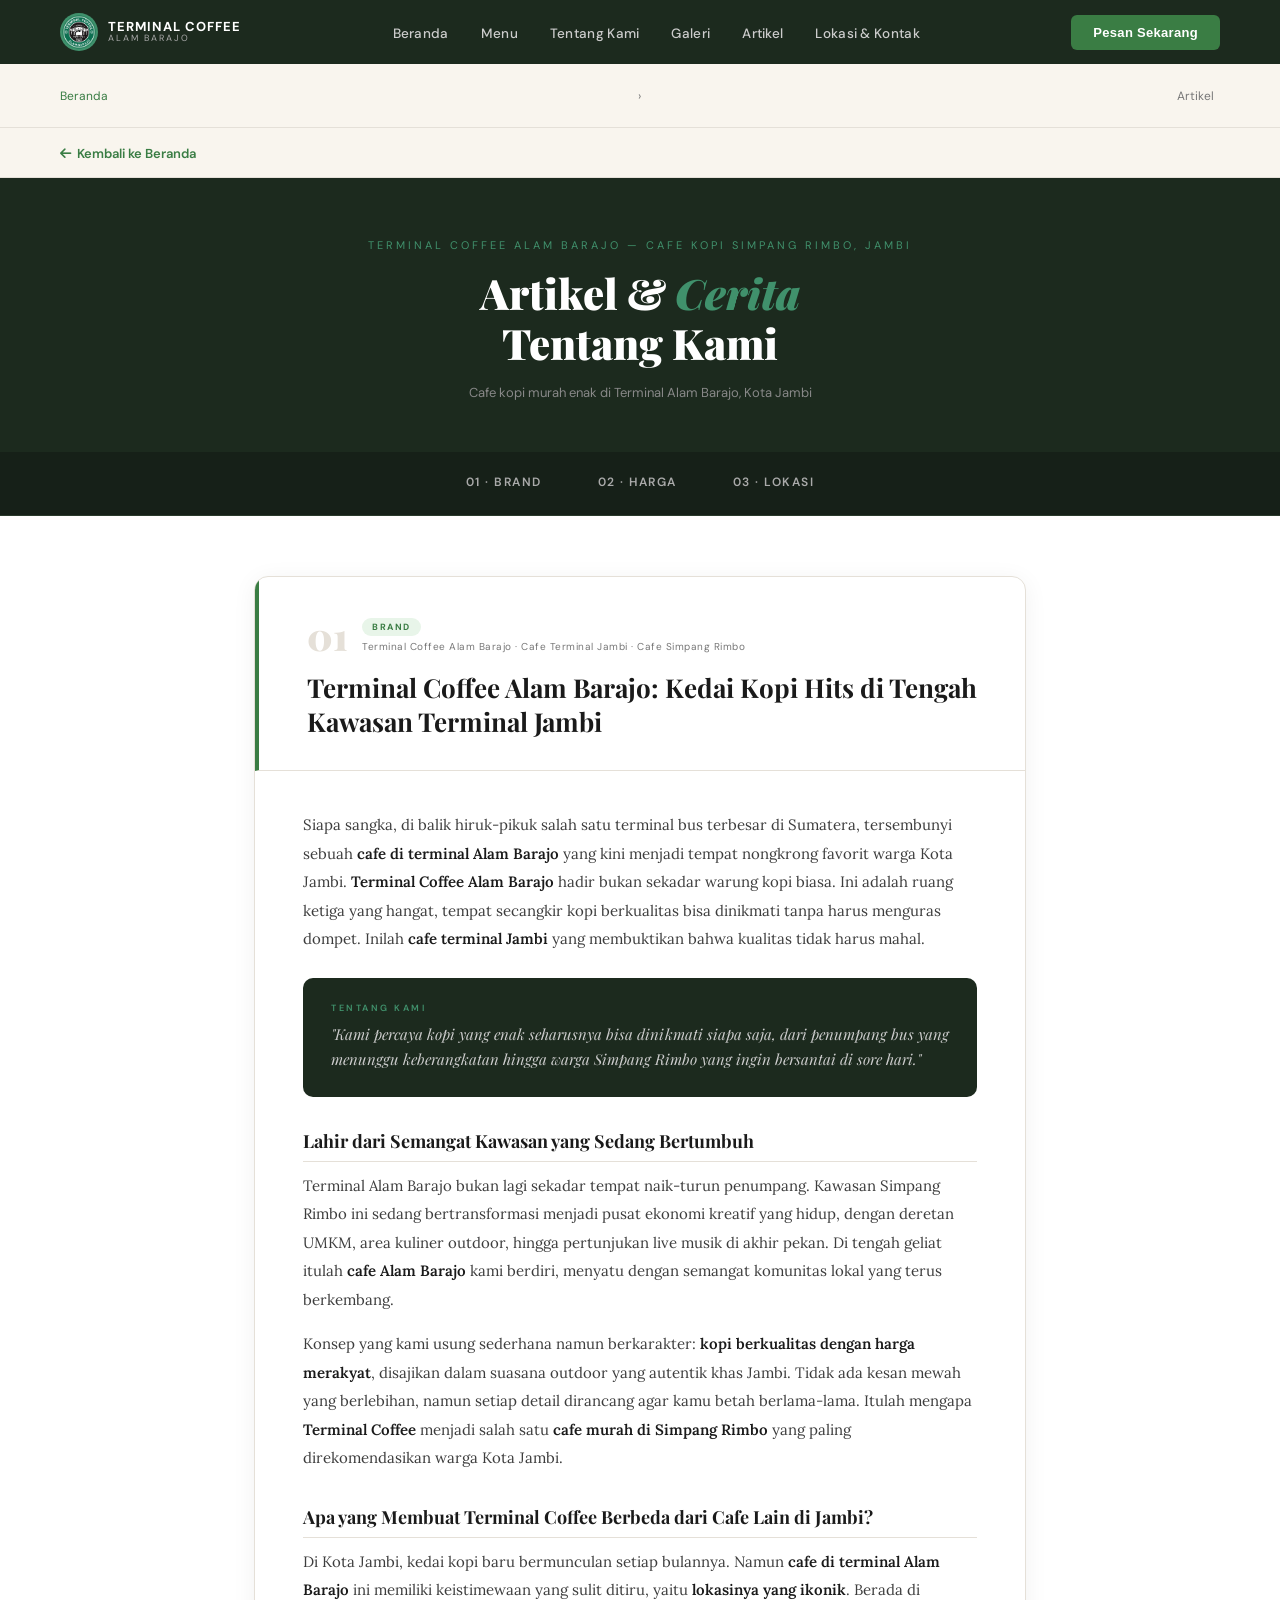
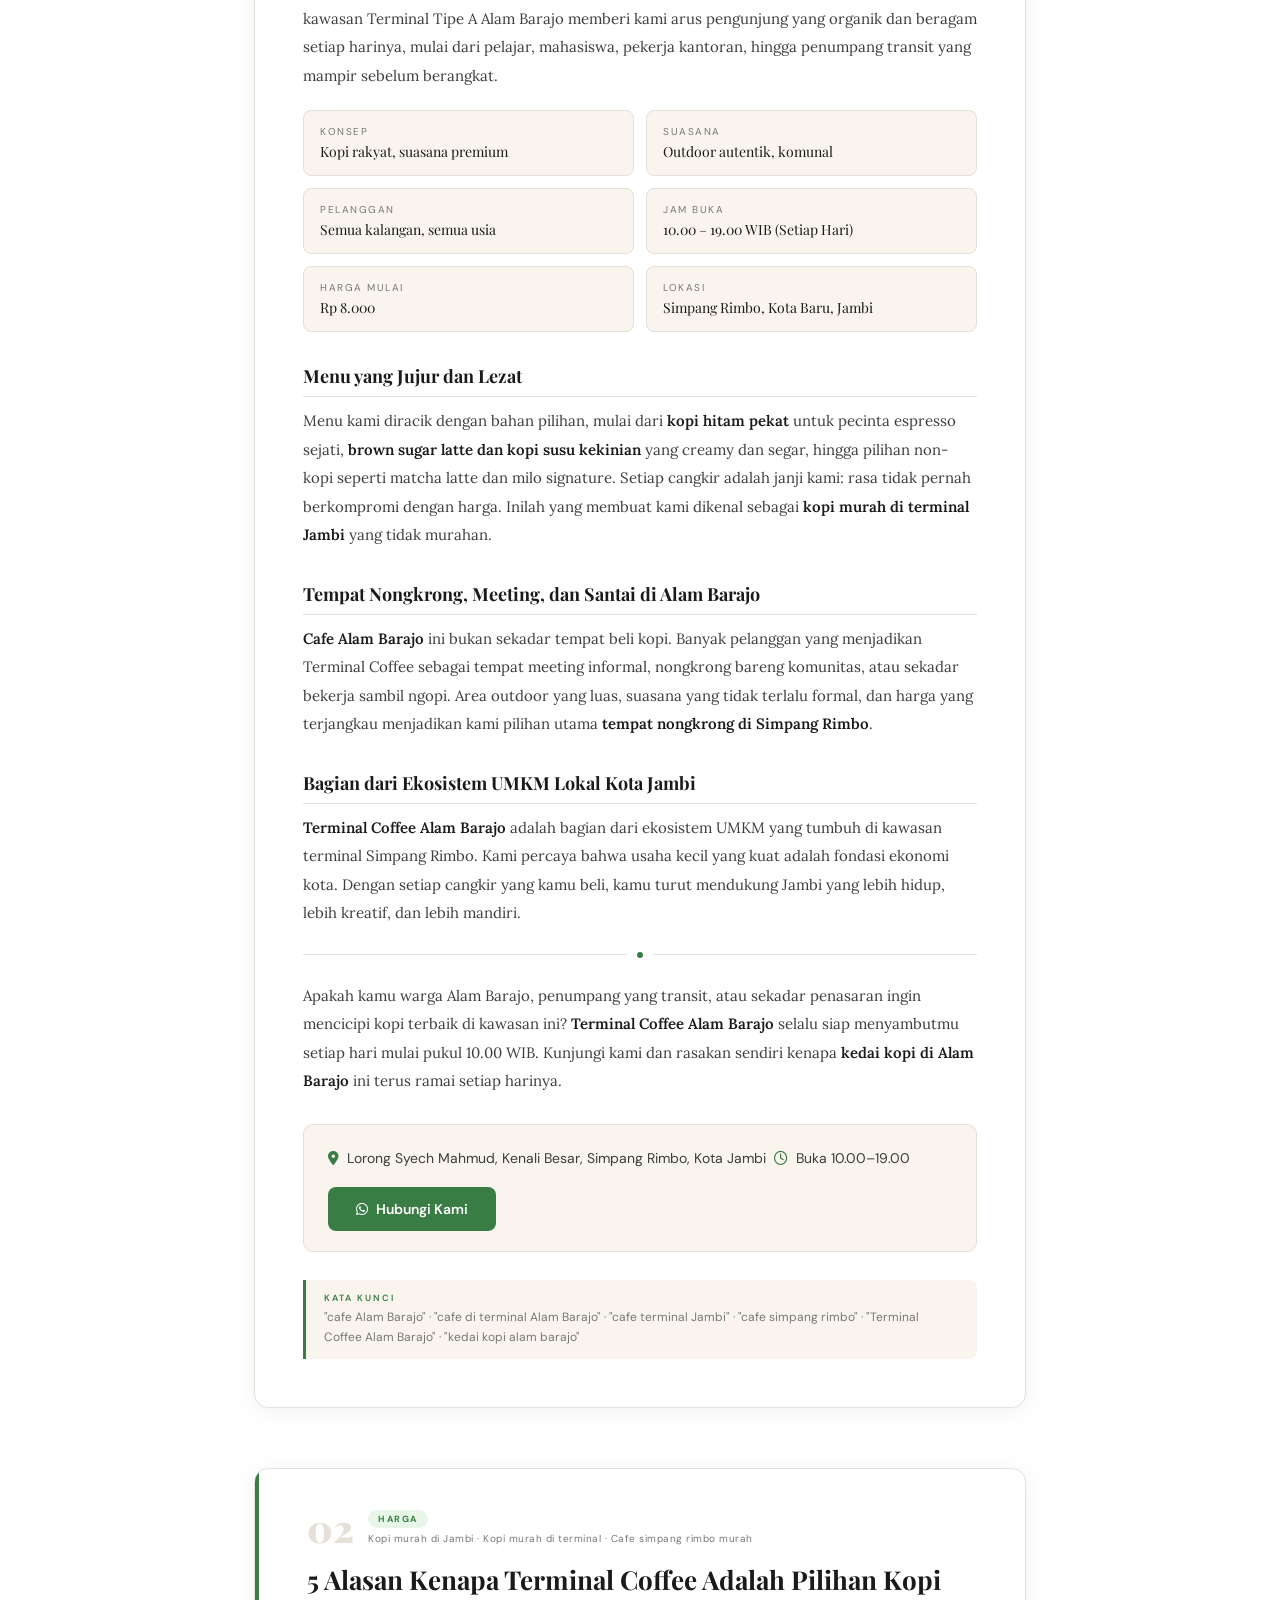
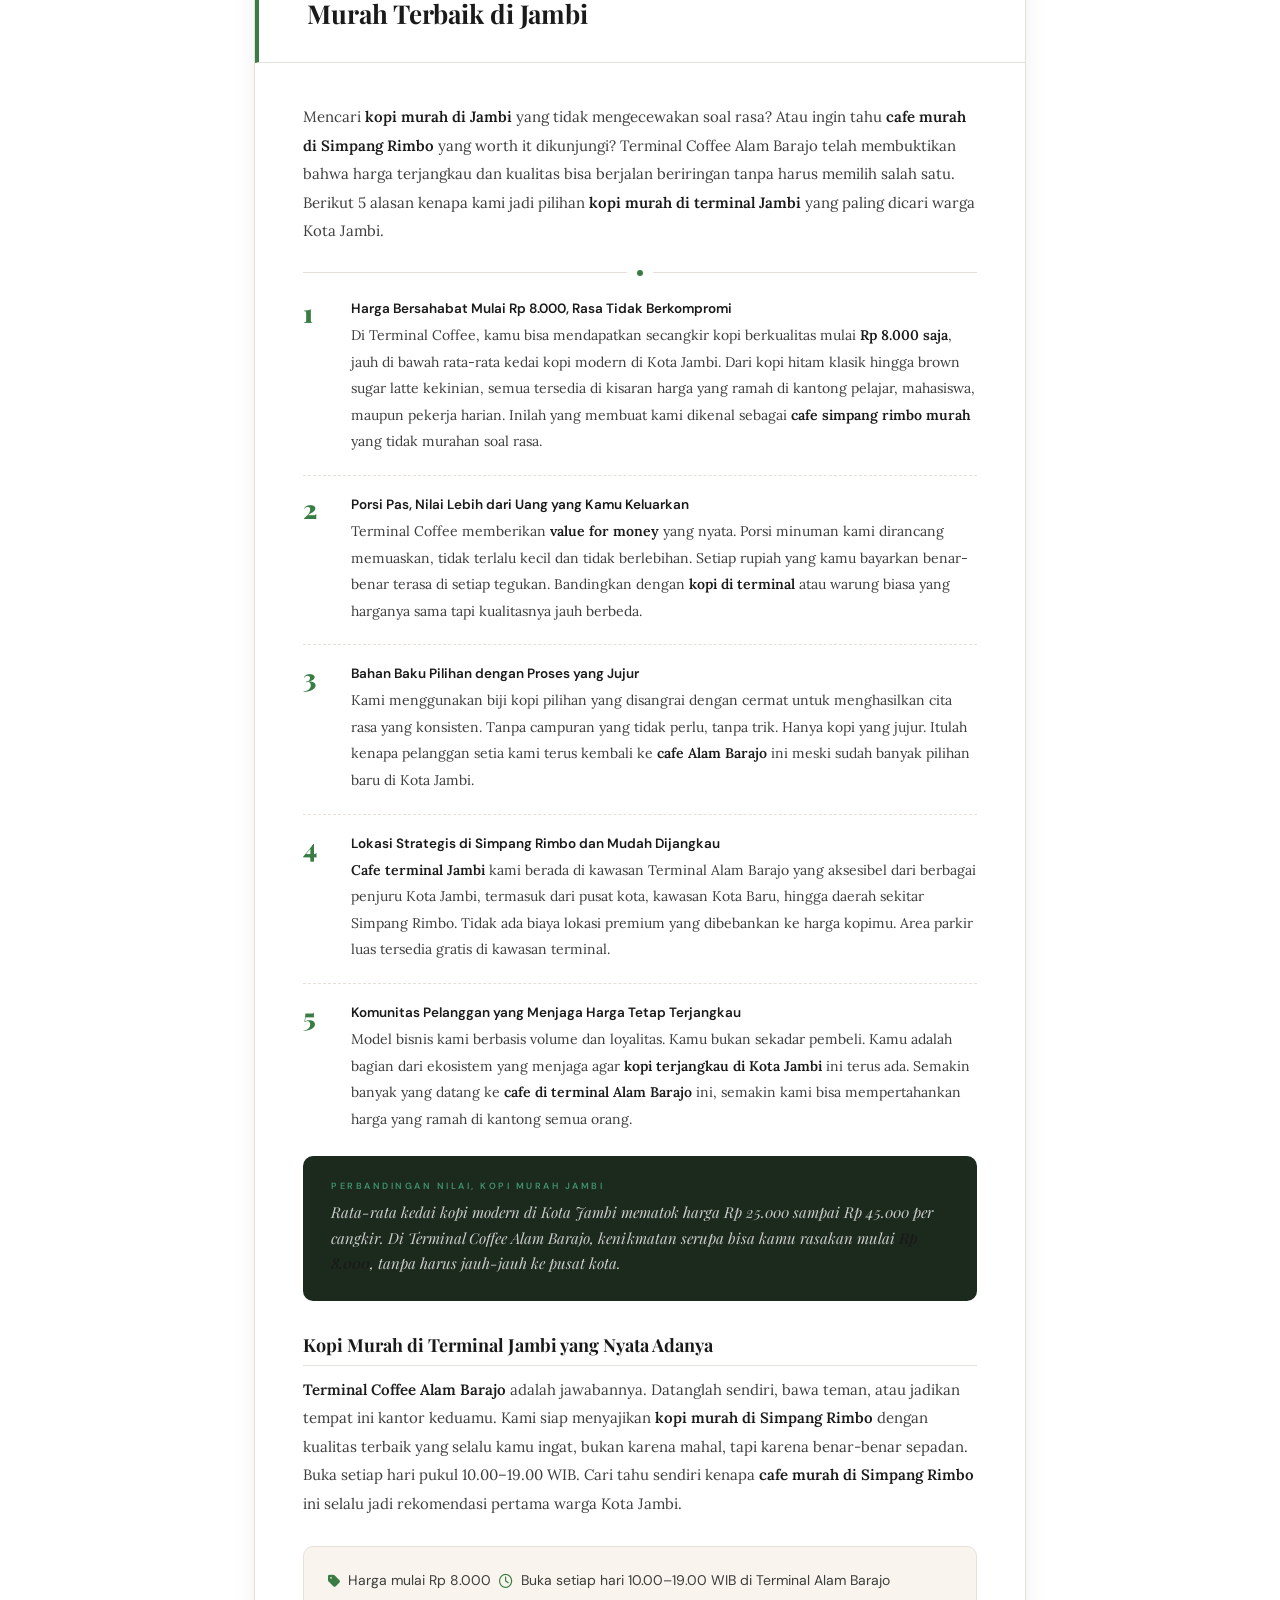
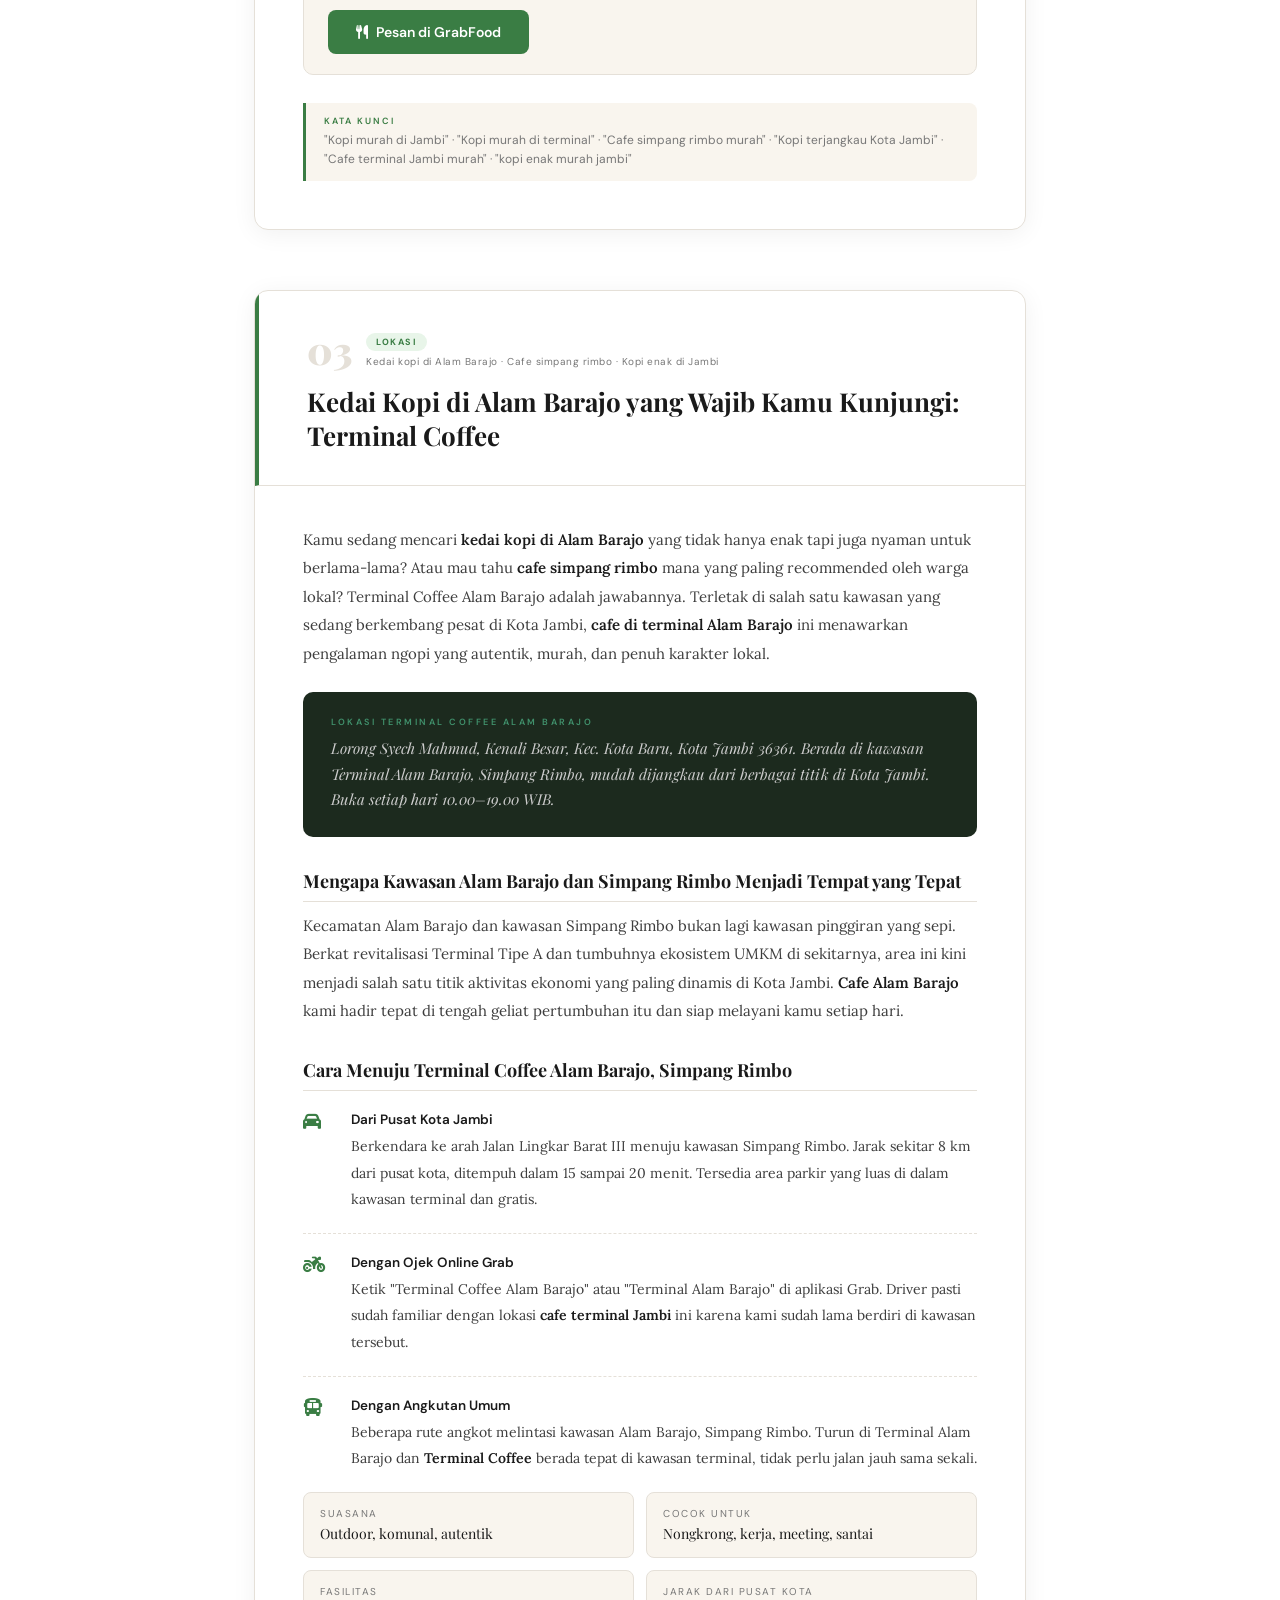
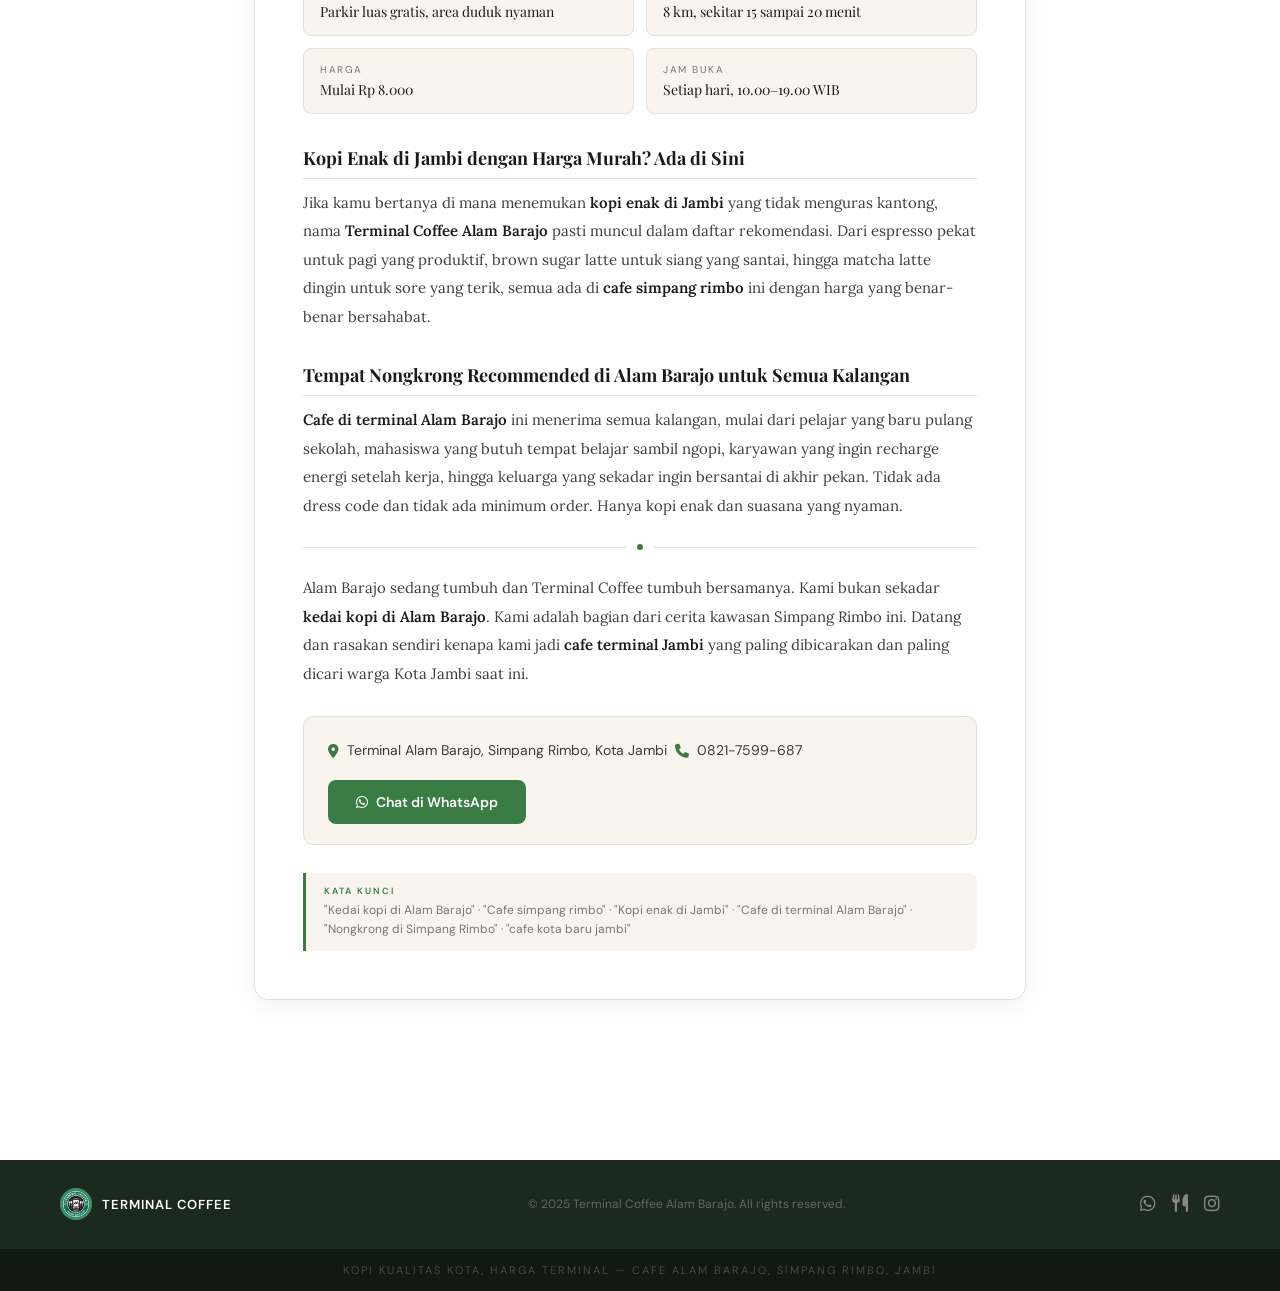
<file: artikel.html>
<!doctype html>
<html lang="id">
    <head>
        <meta charset="UTF-8" />
        <meta name="viewport" content="width=device-width, initial-scale=1.0" />
        <link rel="icon" type="image/png" href="img/LOGO-TC-AB.png" />
        <link rel="apple-touch-icon" href="img/LOGO-TC-AB.png" />

        <!-- ═══ SEO CORE ═══ -->
        <title>Artikel Terminal Coffee Alam Barajo | Cafe Kopi Murah Simpang Rimbo, Jambi</title>
        <meta
            name="description"
            content="Baca artikel tentang Terminal Coffee Alam Barajo — cafe kopi murah di Simpang Rimbo, Jambi. Kenali lokasi, harga mulai Rp 8.000, dan alasan kenapa jadi pilihan cafe terbaik warga Kota Jambi."
        />
        <meta
            name="keywords"
            content="cafe alam barajo, cafe terminal jambi, kopi murah simpang rimbo, terminal coffee alam barajo artikel, kedai kopi alam barajo, cafe kota baru jambi, kopi enak murah jambi"
        />
        <meta name="author" content="Terminal Coffee Alam Barajo" />
        <meta name="robots" content="index, follow" />
        <link rel="canonical" href="https://terminalcoffeeab.vercel.app/artikel.html" />

        <!-- ═══ GEO ═══ -->
        <meta name="geo.region" content="ID-JA" />
        <meta name="geo.placename" content="Alam Barajo, Kota Jambi, Jambi" />
        <meta name="geo.position" content="-1.6287672;103.5528261" />

        <!-- ═══ OPEN GRAPH ═══ -->
        <meta property="og:type" content="article" />
        <meta property="og:locale" content="id_ID" />
        <meta property="og:site_name" content="Terminal Coffee Alam Barajo" />
        <meta property="og:title" content="Artikel Terminal Coffee Alam Barajo | Cafe Kopi Murah Simpang Rimbo Jambi" />
        <meta
            property="og:description"
            content="Kenali lebih dalam Terminal Coffee Alam Barajo, cafe kopi murah enak di kawasan Simpang Rimbo, Kota Jambi. Harga mulai Rp 8.000, buka setiap hari."
        />
        <meta property="og:image" content="https://terminalcoffeeab.vercel.app/img/LOGO-TC-AB.png" />
        <meta property="og:url" content="https://terminalcoffeeab.vercel.app/artikel.html" />

        <!-- ═══ STRUCTURED DATA ARTIKEL ═══ -->
        <script type="application/ld+json">
            {
                "@context": "https://schema.org",
                "@type": "ItemList",
                "name": "Artikel Terminal Coffee Alam Barajo",
                "description": "Kumpulan artikel tentang cafe kopi Terminal Coffee Alam Barajo, Simpang Rimbo, Kota Jambi",
                "itemListElement": [
                    {
                        "@type": "ListItem",
                        "position": 1,
                        "name": "Terminal Coffee Alam Barajo: Kedai Kopi Hits di Tengah Kawasan Terminal Jambi",
                        "url": "https://terminalcoffeeab.vercel.app/artikel.html#artikel-1"
                    },
                    {
                        "@type": "ListItem",
                        "position": 2,
                        "name": "5 Alasan Kenapa Terminal Coffee Adalah Pilihan Kopi Murah Terbaik di Jambi",
                        "url": "https://terminalcoffeeab.vercel.app/artikel.html#artikel-2"
                    },
                    {
                        "@type": "ListItem",
                        "position": 3,
                        "name": "Kedai Kopi di Alam Barajo yang Wajib Kamu Kunjungi: Terminal Coffee",
                        "url": "https://terminalcoffeeab.vercel.app/artikel.html#artikel-3"
                    }
                ]
            }
        </script>

        <link rel="preconnect" href="https://fonts.googleapis.com" />
        <link rel="preconnect" href="https://fonts.gstatic.com" crossorigin />
        <link
            href="https://fonts.googleapis.com/css2?family=Playfair+Display:ital,wght@0,700;0,900;1,700&family=DM+Sans:wght@300;400;500;600&family=Lora:ital,wght@0,400;0,600;1,400&display=swap"
            rel="stylesheet"
        />
        <link rel="stylesheet" href="https://cdnjs.cloudflare.com/ajax/libs/font-awesome/6.5.0/css/all.min.css" />
        <link rel="stylesheet" href="css/style.css" />

        <style>
            .artikel-hero {
                background: #1c2a1e;
                padding: 60px 60px 50px;
                text-align: center;
            }
            .artikel-hero p {
                font-size: 11px;
                letter-spacing: 3px;
                text-transform: uppercase;
                color: var(--green-light);
                margin-bottom: 16px;
            }
            .artikel-hero h1 {
                font-family: "Playfair Display", serif;
                font-size: clamp(26px, 4vw, 42px);
                font-weight: 900;
                color: var(--white);
                line-height: 1.2;
                max-width: 700px;
                margin: 0 auto 12px;
            }
            .artikel-hero h1 em {
                color: var(--green-light);
                font-style: italic;
            }
            .artikel-hero span {
                font-size: 13px;
                color: #888;
            }
            .breadcrumb {
                background: #f9f5ee;
                padding: 10px 60px;
                font-size: 12px;
                color: var(--muted);
                border-bottom: 1px solid var(--border);
            }
            .breadcrumb a {
                color: var(--green-btn);
                text-decoration: none;
            }
            .breadcrumb a:hover {
                text-decoration: underline;
            }
            .breadcrumb span {
                margin: 0 6px;
            }
            .artikel-tabs {
                background: #162018;
                display: flex;
                justify-content: center;
                border-bottom: 1px solid #2a3a2c;
                overflow-x: auto;
            }
            .artikel-tabs a {
                color: #aaa;
                text-decoration: none;
                font-size: 12px;
                font-weight: 600;
                letter-spacing: 1.5px;
                text-transform: uppercase;
                padding: 16px 28px;
                border-bottom: 2px solid transparent;
                transition: all 0.2s;
                white-space: nowrap;
            }
            .artikel-tabs a:hover,
            .artikel-tabs a.active {
                color: var(--white);
                border-bottom-color: var(--green-btn);
            }
            .artikel-wrapper {
                max-width: 820px;
                margin: 0 auto;
                padding: 60px 24px 100px;
            }
            .art-card {
                background: var(--white);
                border: 1px solid var(--border);
                border-radius: 14px;
                margin-bottom: 60px;
                overflow: hidden;
                box-shadow: 0 4px 24px rgba(0, 0, 0, 0.06);
            }
            .art-card-header {
                padding: 40px 48px 32px;
                border-bottom: 1px solid var(--border);
                border-left: 4px solid var(--green-btn);
            }
            .art-card-meta {
                display: flex;
                align-items: center;
                gap: 14px;
                margin-bottom: 16px;
            }
            .art-card-num {
                font-family: "Playfair Display", serif;
                font-size: 38px;
                font-weight: 900;
                color: var(--border);
                line-height: 1;
                min-width: 40px;
            }
            .art-card-labels {
                display: flex;
                flex-direction: column;
                gap: 4px;
            }
            .art-cat-tag {
                display: inline-block;
                background: #e8f5e9;
                color: var(--green-btn);
                font-size: 9px;
                font-weight: 700;
                letter-spacing: 1.5px;
                text-transform: uppercase;
                padding: 3px 10px;
                border-radius: 20px;
                width: fit-content;
            }
            .art-kw {
                font-size: 10px;
                color: var(--muted);
                letter-spacing: 0.5px;
            }
            .art-card-header h2 {
                font-family: "Playfair Display", serif;
                font-size: clamp(18px, 2.5vw, 26px);
                font-weight: 700;
                color: var(--dark);
                line-height: 1.3;
            }
            .art-card-body {
                padding: 40px 48px 48px;
            }
            .art-card-body h3 {
                font-family: "Playfair Display", serif;
                font-size: 18px;
                font-weight: 700;
                color: var(--dark);
                margin: 32px 0 10px;
                padding-bottom: 8px;
                border-bottom: 1px solid var(--border);
            }
            .art-card-body h3:first-child {
                margin-top: 0;
            }
            .art-card-body p {
                font-family: "Lora", serif;
                font-size: 15px;
                line-height: 1.9;
                color: var(--text);
                margin-bottom: 16px;
            }
            .art-card-body p strong {
                color: var(--dark);
                font-weight: 600;
            }
            .art-highlight {
                background: #1c2a1e;
                border-radius: 10px;
                padding: 24px 28px;
                margin: 24px 0;
            }
            .art-highlight .hl-label {
                font-size: 9px;
                letter-spacing: 2.5px;
                text-transform: uppercase;
                color: var(--green-light);
                margin-bottom: 8px;
                font-weight: 600;
            }
            .art-highlight p {
                font-family: "Playfair Display", serif;
                font-size: 15px;
                font-style: italic;
                color: #ccc;
                line-height: 1.7;
                margin: 0;
            }
            .art-info-grid {
                display: grid;
                grid-template-columns: 1fr 1fr;
                gap: 12px;
                margin: 20px 0;
            }
            .art-info-item {
                background: var(--cream);
                border: 1px solid var(--border);
                border-radius: 8px;
                padding: 14px 16px;
            }
            .art-info-item .ai-label {
                font-size: 10px;
                letter-spacing: 1.5px;
                text-transform: uppercase;
                color: var(--muted);
                margin-bottom: 4px;
            }
            .art-info-item .ai-val {
                font-family: "Playfair Display", serif;
                font-size: 14px;
                color: var(--dark);
            }
            .art-reason-list {
                list-style: none;
                margin: 20px 0;
            }
            .art-reason-list li {
                display: flex;
                gap: 16px;
                align-items: flex-start;
                margin-bottom: 20px;
                padding-bottom: 20px;
                border-bottom: 1px dashed var(--border);
            }
            .art-reason-list li:last-child {
                border-bottom: none;
                margin-bottom: 0;
                padding-bottom: 0;
            }
            .reason-n {
                font-family: "Playfair Display", serif;
                font-size: 26px;
                font-weight: 900;
                color: var(--green-btn);
                line-height: 1;
                min-width: 32px;
            }
            .reason-icon {
                font-size: 18px;
                color: var(--green-btn);
                line-height: 1;
                min-width: 32px;
                padding-top: 2px;
            }
            .reason-c h4 {
                font-family: "DM Sans", sans-serif;
                font-size: 13.5px;
                font-weight: 600;
                color: var(--dark);
                margin-bottom: 5px;
            }
            .reason-c p {
                font-size: 14px;
                margin: 0;
            }
            .art-divider {
                display: flex;
                align-items: center;
                gap: 10px;
                margin: 24px 0;
            }
            .art-divider::before,
            .art-divider::after {
                content: "";
                flex: 1;
                height: 1px;
                background: var(--border);
            }
            .art-divider span {
                width: 6px;
                height: 6px;
                border-radius: 50%;
                background: var(--green-btn);
            }
            .art-seo-note {
                background: var(--cream);
                border-left: 3px solid var(--green-btn);
                padding: 12px 18px;
                margin-top: 28px;
                border-radius: 0 8px 8px 0;
            }
            .art-seo-note .sn-label {
                font-size: 9px;
                letter-spacing: 2px;
                text-transform: uppercase;
                color: var(--green-btn);
                font-weight: 600;
                margin-bottom: 4px;
            }
            .art-seo-note p {
                font-size: 12px;
                color: var(--muted);
                font-family: "DM Sans", sans-serif;
                margin: 0;
                line-height: 1.6;
            }
            .art-cta {
                background: var(--cream);
                border: 1px solid var(--border);
                border-radius: 10px;
                padding: 20px 24px;
                margin: 28px 0 0;
                display: flex;
                align-items: center;
                justify-content: space-between;
                gap: 16px;
                flex-wrap: wrap;
            }
            .art-cta p {
                font-family: "DM Sans", sans-serif;
                font-size: 14px;
                margin: 0;
                color: var(--text);
                display: flex;
                align-items: center;
                gap: 8px;
                flex-wrap: wrap;
            }
            .art-cta .cta-icon {
                color: var(--green-btn);
            }
            .back-bar {
                background: var(--cream);
                padding: 14px 60px;
                border-bottom: 1px solid var(--border);
            }
            .back-bar a {
                font-size: 13px;
                font-weight: 600;
                color: var(--green-btn);
                text-decoration: none;
                display: inline-flex;
                align-items: center;
                gap: 6px;
                transition: gap 0.2s;
            }
            .back-bar a:hover {
                gap: 10px;
            }
            .contact-tagline {
                font-size: 13px;
                color: var(--muted);
                margin-bottom: 12px;
                font-style: italic;
            }
            @media (max-width: 768px) {
                .artikel-hero {
                    padding: 40px 24px 36px;
                }
                .breadcrumb {
                    padding: 10px 24px;
                }
                .art-card-header {
                    padding: 28px 24px 24px;
                }
                .art-card-body {
                    padding: 28px 24px 36px;
                }
                .art-info-grid {
                    grid-template-columns: 1fr;
                }
                .artikel-tabs a {
                    padding: 14px 18px;
                    font-size: 11px;
                }
                .back-bar {
                    padding: 14px 24px;
                }
                .art-cta {
                    flex-direction: column;
                    align-items: flex-start;
                }
            }
        </style>
    </head>
    <body>
        <nav>
            <a class="nav-brand" href="index.html" aria-label="Terminal Coffee Alam Barajo - Beranda">
                <div class="nav-logo">
                    <img src="img/LOGO-TC-AB.png" alt="Logo Terminal Coffee Alam Barajo" width="38" height="38" />
                </div>
                <div class="nav-brand-text">
                    <span>Terminal Coffee</span>
                    <span>Alam Barajo</span>
                </div>
            </a>
            <ul class="nav-links">
                <li><a href="index.html#home">Beranda</a></li>
                <li><a href="index.html#menu">Menu</a></li>
                <li><a href="index.html#about">Tentang Kami</a></li>
                <li><a href="index.html#gallery">Galeri</a></li>
                <li><a href="artikel.html" aria-current="page">Artikel</a></li>
                <li><a href="index.html#contact">Lokasi &amp; Kontak</a></li>
            </ul>
            <button
                class="btn-nav"
                onclick="
                    window.open(
                        'https://r.grab.com/g/6-20260514_135030_718f2c9c3c3d4d9aad57b0b09c6c6439_MEXMPS-6-C76FCVCKEJMTJX',
                        '_blank',
                    )
                "
                aria-label="Pesan sekarang via GrabFood"
            >
                Pesan Sekarang
            </button>
        </nav>

        <nav class="breadcrumb" aria-label="Breadcrumb">
            <a href="index.html">Beranda</a>
            <span aria-hidden="true">›</span>
            <span>Artikel</span>
        </nav>

        <div class="back-bar">
            <a href="index.html"> <i class="fa-solid fa-arrow-left" aria-hidden="true"></i> Kembali ke Beranda </a>
        </div>

        <div class="artikel-hero">
            <p>Terminal Coffee Alam Barajo — Cafe Kopi Simpang Rimbo, Jambi</p>
            <h1>Artikel &amp; <em>Cerita</em><br />Tentang Kami</h1>
            <span>Cafe kopi murah enak di Terminal Alam Barajo, Kota Jambi</span>
        </div>

        <nav class="artikel-tabs" aria-label="Navigasi artikel">
            <a href="#artikel-1">01 · Brand</a>
            <a href="#artikel-2">02 · Harga</a>
            <a href="#artikel-3">03 · Lokasi</a>
        </nav>

        <main class="artikel-wrapper">
            <!-- ════════ ARTIKEL 1 ════════ -->
            <article class="art-card" id="artikel-1">
                <header class="art-card-header">
                    <div class="art-card-meta">
                        <div class="art-card-num" aria-hidden="true">01</div>
                        <div class="art-card-labels">
                            <span class="art-cat-tag">Brand</span>
                            <span class="art-kw"
                                >Terminal Coffee Alam Barajo · Cafe Terminal Jambi · Cafe Simpang Rimbo</span
                            >
                        </div>
                    </div>
                    <h2>Terminal Coffee Alam Barajo: Kedai Kopi Hits di Tengah Kawasan Terminal Jambi</h2>
                </header>

                <div class="art-card-body">
                    <p>
                        Siapa sangka, di balik hiruk-pikuk salah satu terminal bus terbesar di Sumatera, tersembunyi
                        sebuah <strong>cafe di terminal Alam Barajo</strong> yang kini menjadi tempat nongkrong favorit
                        warga Kota Jambi. <strong>Terminal Coffee Alam Barajo</strong> hadir bukan sekadar warung kopi
                        biasa. Ini adalah ruang ketiga yang hangat, tempat secangkir kopi berkualitas bisa dinikmati
                        tanpa harus menguras dompet. Inilah <strong>cafe terminal Jambi</strong> yang membuktikan bahwa
                        kualitas tidak harus mahal.
                    </p>

                    <div class="art-highlight">
                        <div class="hl-label">Tentang Kami</div>
                        <p>
                            "Kami percaya kopi yang enak seharusnya bisa dinikmati siapa saja, dari penumpang bus yang
                            menunggu keberangkatan hingga warga Simpang Rimbo yang ingin bersantai di sore hari."
                        </p>
                    </div>

                    <h3>Lahir dari Semangat Kawasan yang Sedang Bertumbuh</h3>
                    <p>
                        Terminal Alam Barajo bukan lagi sekadar tempat naik-turun penumpang. Kawasan Simpang Rimbo ini
                        sedang bertransformasi menjadi pusat ekonomi kreatif yang hidup, dengan deretan UMKM, area
                        kuliner outdoor, hingga pertunjukan live musik di akhir pekan. Di tengah geliat itulah
                        <strong>cafe Alam Barajo</strong> kami berdiri, menyatu dengan semangat komunitas lokal yang
                        terus berkembang.
                    </p>
                    <p>
                        Konsep yang kami usung sederhana namun berkarakter:
                        <strong>kopi berkualitas dengan harga merakyat</strong>, disajikan dalam suasana outdoor yang
                        autentik khas Jambi. Tidak ada kesan mewah yang berlebihan, namun setiap detail dirancang agar
                        kamu betah berlama-lama. Itulah mengapa <strong>Terminal Coffee</strong> menjadi salah satu
                        <strong>cafe murah di Simpang Rimbo</strong>
                        yang paling direkomendasikan warga Kota Jambi.
                    </p>

                    <h3>Apa yang Membuat Terminal Coffee Berbeda dari Cafe Lain di Jambi?</h3>
                    <p>
                        Di Kota Jambi, kedai kopi baru bermunculan setiap bulannya. Namun
                        <strong>cafe di terminal Alam Barajo</strong> ini memiliki keistimewaan yang sulit ditiru, yaitu
                        <strong>lokasinya yang ikonik</strong>. Berada di kawasan Terminal Tipe A Alam Barajo memberi
                        kami arus pengunjung yang organik dan beragam setiap harinya, mulai dari pelajar, mahasiswa,
                        pekerja kantoran, hingga penumpang transit yang mampir sebelum berangkat.
                    </p>

                    <div class="art-info-grid">
                        <div class="art-info-item">
                            <div class="ai-label">Konsep</div>
                            <div class="ai-val">Kopi rakyat, suasana premium</div>
                        </div>
                        <div class="art-info-item">
                            <div class="ai-label">Suasana</div>
                            <div class="ai-val">Outdoor autentik, komunal</div>
                        </div>
                        <div class="art-info-item">
                            <div class="ai-label">Pelanggan</div>
                            <div class="ai-val">Semua kalangan, semua usia</div>
                        </div>
                        <div class="art-info-item">
                            <div class="ai-label">Jam Buka</div>
                            <div class="ai-val">10.00 – 19.00 WIB (Setiap Hari)</div>
                        </div>
                        <div class="art-info-item">
                            <div class="ai-label">Harga Mulai</div>
                            <div class="ai-val">Rp 8.000</div>
                        </div>
                        <div class="art-info-item">
                            <div class="ai-label">Lokasi</div>
                            <div class="ai-val">Simpang Rimbo, Kota Baru, Jambi</div>
                        </div>
                    </div>

                    <h3>Menu yang Jujur dan Lezat</h3>
                    <p>
                        Menu kami diracik dengan bahan pilihan, mulai dari <strong>kopi hitam pekat</strong> untuk
                        pecinta espresso sejati, <strong>brown sugar latte dan kopi susu kekinian</strong> yang creamy
                        dan segar, hingga pilihan non-kopi seperti matcha latte dan milo signature. Setiap cangkir
                        adalah janji kami: rasa tidak pernah berkompromi dengan harga. Inilah yang membuat kami dikenal
                        sebagai <strong>kopi murah di terminal Jambi</strong> yang tidak murahan.
                    </p>

                    <h3>Tempat Nongkrong, Meeting, dan Santai di Alam Barajo</h3>
                    <p>
                        <strong>Cafe Alam Barajo</strong> ini bukan sekadar tempat beli kopi. Banyak pelanggan yang
                        menjadikan Terminal Coffee sebagai tempat meeting informal, nongkrong bareng komunitas, atau
                        sekadar bekerja sambil ngopi. Area outdoor yang luas, suasana yang tidak terlalu formal, dan
                        harga yang terjangkau menjadikan kami pilihan utama
                        <strong>tempat nongkrong di Simpang Rimbo</strong>.
                    </p>

                    <h3>Bagian dari Ekosistem UMKM Lokal Kota Jambi</h3>
                    <p>
                        <strong>Terminal Coffee Alam Barajo</strong> adalah bagian dari ekosistem UMKM yang tumbuh di
                        kawasan terminal Simpang Rimbo. Kami percaya bahwa usaha kecil yang kuat adalah fondasi ekonomi
                        kota. Dengan setiap cangkir yang kamu beli, kamu turut mendukung Jambi yang lebih hidup, lebih
                        kreatif, dan lebih mandiri.
                    </p>

                    <div class="art-divider"><span></span></div>

                    <p>
                        Apakah kamu warga Alam Barajo, penumpang yang transit, atau sekadar penasaran ingin mencicipi
                        kopi terbaik di kawasan ini? <strong>Terminal Coffee Alam Barajo</strong> selalu siap
                        menyambutmu setiap hari mulai pukul 10.00 WIB. Kunjungi kami dan rasakan sendiri kenapa
                        <strong>kedai kopi di Alam Barajo</strong> ini terus ramai setiap harinya.
                    </p>

                    <div class="art-cta">
                        <p>
                            <i class="fa-solid fa-location-dot cta-icon" aria-hidden="true"></i>
                            Lorong Syech Mahmud, Kenali Besar, Simpang Rimbo, Kota Jambi
                            <i class="fa-regular fa-clock cta-icon" aria-hidden="true"></i>
                            Buka 10.00–19.00
                        </p>
                        <a
                            href="https://wa.me/628217599687"
                            class="btn-primary"
                            style="white-space: nowrap"
                            rel="noopener"
                            target="_blank"
                        >
                            <i class="fa-brands fa-whatsapp" aria-hidden="true"></i> Hubungi Kami
                        </a>
                    </div>

                    <div class="art-seo-note">
                        <div class="sn-label">Kata Kunci</div>
                        <p>
                            "cafe Alam Barajo" · "cafe di terminal Alam Barajo" · "cafe terminal Jambi" · "cafe simpang
                            rimbo" · "Terminal Coffee Alam Barajo" · "kedai kopi alam barajo"
                        </p>
                    </div>
                </div>
            </article>

            <!-- ════════ ARTIKEL 2 ════════ -->
            <article class="art-card" id="artikel-2">
                <header class="art-card-header">
                    <div class="art-card-meta">
                        <div class="art-card-num" aria-hidden="true">02</div>
                        <div class="art-card-labels">
                            <span class="art-cat-tag">Harga</span>
                            <span class="art-kw"
                                >Kopi murah di Jambi · Kopi murah di terminal · Cafe simpang rimbo murah</span
                            >
                        </div>
                    </div>
                    <h2>5 Alasan Kenapa Terminal Coffee Adalah Pilihan Kopi Murah Terbaik di Jambi</h2>
                </header>

                <div class="art-card-body">
                    <p>
                        Mencari <strong>kopi murah di Jambi</strong> yang tidak mengecewakan soal rasa? Atau ingin tahu
                        <strong>cafe murah di Simpang Rimbo</strong> yang worth it dikunjungi? Terminal Coffee Alam
                        Barajo telah membuktikan bahwa harga terjangkau dan kualitas bisa berjalan beriringan tanpa
                        harus memilih salah satu. Berikut 5 alasan kenapa kami jadi pilihan
                        <strong>kopi murah di terminal Jambi</strong> yang paling dicari warga Kota Jambi.
                    </p>

                    <div class="art-divider"><span></span></div>

                    <ul class="art-reason-list">
                        <li>
                            <div class="reason-n">1</div>
                            <div class="reason-c">
                                <h4>Harga Bersahabat Mulai Rp 8.000, Rasa Tidak Berkompromi</h4>
                                <p>
                                    Di Terminal Coffee, kamu bisa mendapatkan secangkir kopi berkualitas mulai
                                    <strong>Rp 8.000 saja</strong>, jauh di bawah rata-rata kedai kopi modern di Kota
                                    Jambi. Dari kopi hitam klasik hingga brown sugar latte kekinian, semua tersedia di
                                    kisaran harga yang ramah di kantong pelajar, mahasiswa, maupun pekerja harian.
                                    Inilah yang membuat kami dikenal sebagai
                                    <strong>cafe simpang rimbo murah</strong> yang tidak murahan soal rasa.
                                </p>
                            </div>
                        </li>
                        <li>
                            <div class="reason-n">2</div>
                            <div class="reason-c">
                                <h4>Porsi Pas, Nilai Lebih dari Uang yang Kamu Keluarkan</h4>
                                <p>
                                    Terminal Coffee memberikan <strong>value for money</strong> yang nyata. Porsi
                                    minuman kami dirancang memuaskan, tidak terlalu kecil dan tidak berlebihan. Setiap
                                    rupiah yang kamu bayarkan benar-benar terasa di setiap tegukan. Bandingkan dengan
                                    <strong>kopi di terminal</strong> atau warung biasa yang harganya sama tapi
                                    kualitasnya jauh berbeda.
                                </p>
                            </div>
                        </li>
                        <li>
                            <div class="reason-n">3</div>
                            <div class="reason-c">
                                <h4>Bahan Baku Pilihan dengan Proses yang Jujur</h4>
                                <p>
                                    Kami menggunakan biji kopi pilihan yang disangrai dengan cermat untuk menghasilkan
                                    cita rasa yang konsisten. Tanpa campuran yang tidak perlu, tanpa trik. Hanya kopi
                                    yang jujur. Itulah kenapa pelanggan setia kami terus kembali ke
                                    <strong>cafe Alam Barajo</strong> ini meski sudah banyak pilihan baru di Kota Jambi.
                                </p>
                            </div>
                        </li>
                        <li>
                            <div class="reason-n">4</div>
                            <div class="reason-c">
                                <h4>Lokasi Strategis di Simpang Rimbo dan Mudah Dijangkau</h4>
                                <p>
                                    <strong>Cafe terminal Jambi</strong> kami berada di kawasan Terminal Alam Barajo
                                    yang aksesibel dari berbagai penjuru Kota Jambi, termasuk dari pusat kota, kawasan
                                    Kota Baru, hingga daerah sekitar Simpang Rimbo. Tidak ada biaya lokasi premium yang
                                    dibebankan ke harga kopimu. Area parkir luas tersedia gratis di kawasan terminal.
                                </p>
                            </div>
                        </li>
                        <li>
                            <div class="reason-n">5</div>
                            <div class="reason-c">
                                <h4>Komunitas Pelanggan yang Menjaga Harga Tetap Terjangkau</h4>
                                <p>
                                    Model bisnis kami berbasis volume dan loyalitas. Kamu bukan sekadar pembeli. Kamu
                                    adalah bagian dari ekosistem yang menjaga agar
                                    <strong>kopi terjangkau di Kota Jambi</strong> ini terus ada. Semakin banyak yang
                                    datang ke <strong>cafe di terminal Alam Barajo</strong> ini, semakin kami bisa
                                    mempertahankan harga yang ramah di kantong semua orang.
                                </p>
                            </div>
                        </li>
                    </ul>

                    <div class="art-highlight">
                        <div class="hl-label">Perbandingan Nilai, Kopi Murah Jambi</div>
                        <p>
                            Rata-rata kedai kopi modern di Kota Jambi mematok harga Rp 25.000 sampai Rp 45.000 per
                            cangkir. Di Terminal Coffee Alam Barajo, kenikmatan serupa bisa kamu rasakan mulai
                            <strong>Rp 8.000</strong>, tanpa harus jauh-jauh ke pusat kota.
                        </p>
                    </div>

                    <h3>Kopi Murah di Terminal Jambi yang Nyata Adanya</h3>
                    <p>
                        <strong>Terminal Coffee Alam Barajo</strong> adalah jawabannya. Datanglah sendiri, bawa teman,
                        atau jadikan tempat ini kantor keduamu. Kami siap menyajikan
                        <strong>kopi murah di Simpang Rimbo</strong> dengan kualitas terbaik yang selalu kamu ingat,
                        bukan karena mahal, tapi karena benar-benar sepadan. Buka setiap hari pukul 10.00–19.00 WIB.
                        Cari tahu sendiri kenapa <strong>cafe murah di Simpang Rimbo</strong> ini selalu jadi
                        rekomendasi pertama warga Kota Jambi.
                    </p>

                    <div class="art-cta">
                        <p>
                            <i class="fa-solid fa-tag cta-icon" aria-hidden="true"></i>
                            Harga mulai Rp 8.000
                            <i class="fa-regular fa-clock cta-icon" aria-hidden="true"></i>
                            Buka setiap hari 10.00–19.00 WIB di Terminal Alam Barajo
                        </p>
                        <a
                            href="https://r.grab.com/g/6-20260514_135030_718f2c9c3c3d4d9aad57b0b09c6c6439_MEXMPS-6-C76FCVCKEJMTJX"
                            class="btn-primary"
                            style="white-space: nowrap"
                            rel="noopener"
                            target="_blank"
                        >
                            <i class="fa-solid fa-utensils" aria-hidden="true"></i> Pesan di GrabFood
                        </a>
                    </div>

                    <div class="art-seo-note">
                        <div class="sn-label">Kata Kunci</div>
                        <p>
                            "Kopi murah di Jambi" · "Kopi murah di terminal" · "Cafe simpang rimbo murah" · "Kopi
                            terjangkau Kota Jambi" · "Cafe terminal Jambi murah" · "kopi enak murah jambi"
                        </p>
                    </div>
                </div>
            </article>

            <!-- ════════ ARTIKEL 3 ════════ -->
            <article class="art-card" id="artikel-3">
                <header class="art-card-header">
                    <div class="art-card-meta">
                        <div class="art-card-num" aria-hidden="true">03</div>
                        <div class="art-card-labels">
                            <span class="art-cat-tag">Lokasi</span>
                            <span class="art-kw"
                                >Kedai kopi di Alam Barajo · Cafe simpang rimbo · Kopi enak di Jambi</span
                            >
                        </div>
                    </div>
                    <h2>Kedai Kopi di Alam Barajo yang Wajib Kamu Kunjungi: Terminal Coffee</h2>
                </header>

                <div class="art-card-body">
                    <p>
                        Kamu sedang mencari <strong>kedai kopi di Alam Barajo</strong> yang tidak hanya enak tapi juga
                        nyaman untuk berlama-lama? Atau mau tahu <strong>cafe simpang rimbo</strong> mana yang paling
                        recommended oleh warga lokal? Terminal Coffee Alam Barajo adalah jawabannya. Terletak di salah
                        satu kawasan yang sedang berkembang pesat di Kota Jambi,
                        <strong>cafe di terminal Alam Barajo</strong> ini menawarkan pengalaman ngopi yang autentik,
                        murah, dan penuh karakter lokal.
                    </p>

                    <div class="art-highlight">
                        <div class="hl-label">Lokasi Terminal Coffee Alam Barajo</div>
                        <p>
                            Lorong Syech Mahmud, Kenali Besar, Kec. Kota Baru, Kota Jambi 36361. Berada di kawasan
                            Terminal Alam Barajo, Simpang Rimbo, mudah dijangkau dari berbagai titik di Kota Jambi. Buka
                            setiap hari 10.00–19.00 WIB.
                        </p>
                    </div>

                    <h3>Mengapa Kawasan Alam Barajo dan Simpang Rimbo Menjadi Tempat yang Tepat</h3>
                    <p>
                        Kecamatan Alam Barajo dan kawasan Simpang Rimbo bukan lagi kawasan pinggiran yang sepi. Berkat
                        revitalisasi Terminal Tipe A dan tumbuhnya ekosistem UMKM di sekitarnya, area ini kini menjadi
                        salah satu titik aktivitas ekonomi yang paling dinamis di Kota Jambi.
                        <strong>Cafe Alam Barajo</strong> kami hadir tepat di tengah geliat pertumbuhan itu dan siap
                        melayani kamu setiap hari.
                    </p>

                    <h3>Cara Menuju Terminal Coffee Alam Barajo, Simpang Rimbo</h3>

                    <ul class="art-reason-list">
                        <li>
                            <div class="reason-icon"><i class="fa-solid fa-car" aria-hidden="true"></i></div>
                            <div class="reason-c">
                                <h4>Dari Pusat Kota Jambi</h4>
                                <p>
                                    Berkendara ke arah Jalan Lingkar Barat III menuju kawasan Simpang Rimbo. Jarak
                                    sekitar 8 km dari pusat kota, ditempuh dalam 15 sampai 20 menit. Tersedia area
                                    parkir yang luas di dalam kawasan terminal dan gratis.
                                </p>
                            </div>
                        </li>
                        <li>
                            <div class="reason-icon"><i class="fa-solid fa-motorcycle" aria-hidden="true"></i></div>
                            <div class="reason-c">
                                <h4>Dengan Ojek Online Grab</h4>
                                <p>
                                    Ketik "Terminal Coffee Alam Barajo" atau "Terminal Alam Barajo" di aplikasi Grab.
                                    Driver pasti sudah familiar dengan lokasi <strong>cafe terminal Jambi</strong> ini
                                    karena kami sudah lama berdiri di kawasan tersebut.
                                </p>
                            </div>
                        </li>
                        <li>
                            <div class="reason-icon"><i class="fa-solid fa-bus" aria-hidden="true"></i></div>
                            <div class="reason-c">
                                <h4>Dengan Angkutan Umum</h4>
                                <p>
                                    Beberapa rute angkot melintasi kawasan Alam Barajo, Simpang Rimbo. Turun di Terminal
                                    Alam Barajo dan <strong>Terminal Coffee</strong> berada tepat di kawasan terminal,
                                    tidak perlu jalan jauh sama sekali.
                                </p>
                            </div>
                        </li>
                    </ul>

                    <div class="art-info-grid">
                        <div class="art-info-item">
                            <div class="ai-label">Suasana</div>
                            <div class="ai-val">Outdoor, komunal, autentik</div>
                        </div>
                        <div class="art-info-item">
                            <div class="ai-label">Cocok Untuk</div>
                            <div class="ai-val">Nongkrong, kerja, meeting, santai</div>
                        </div>
                        <div class="art-info-item">
                            <div class="ai-label">Fasilitas</div>
                            <div class="ai-val">Parkir luas gratis, area duduk nyaman</div>
                        </div>
                        <div class="art-info-item">
                            <div class="ai-label">Jarak dari Pusat Kota</div>
                            <div class="ai-val">8 km, sekitar 15 sampai 20 menit</div>
                        </div>
                        <div class="art-info-item">
                            <div class="ai-label">Harga</div>
                            <div class="ai-val">Mulai Rp 8.000</div>
                        </div>
                        <div class="art-info-item">
                            <div class="ai-label">Jam Buka</div>
                            <div class="ai-val">Setiap hari, 10.00–19.00 WIB</div>
                        </div>
                    </div>

                    <h3>Kopi Enak di Jambi dengan Harga Murah? Ada di Sini</h3>
                    <p>
                        Jika kamu bertanya di mana menemukan <strong>kopi enak di Jambi</strong> yang tidak menguras
                        kantong, nama <strong>Terminal Coffee Alam Barajo</strong> pasti muncul dalam daftar
                        rekomendasi. Dari espresso pekat untuk pagi yang produktif, brown sugar latte untuk siang yang
                        santai, hingga matcha latte dingin untuk sore yang terik, semua ada di
                        <strong>cafe simpang rimbo</strong> ini dengan harga yang benar-benar bersahabat.
                    </p>

                    <h3>Tempat Nongkrong Recommended di Alam Barajo untuk Semua Kalangan</h3>
                    <p>
                        <strong>Cafe di terminal Alam Barajo</strong> ini menerima semua kalangan, mulai dari pelajar
                        yang baru pulang sekolah, mahasiswa yang butuh tempat belajar sambil ngopi, karyawan yang ingin
                        recharge energi setelah kerja, hingga keluarga yang sekadar ingin bersantai di akhir pekan.
                        Tidak ada dress code dan tidak ada minimum order. Hanya kopi enak dan suasana yang nyaman.
                    </p>

                    <div class="art-divider"><span></span></div>

                    <p>
                        Alam Barajo sedang tumbuh dan Terminal Coffee tumbuh bersamanya. Kami bukan sekadar
                        <strong>kedai kopi di Alam Barajo</strong>. Kami adalah bagian dari cerita kawasan Simpang Rimbo
                        ini. Datang dan rasakan sendiri kenapa kami jadi <strong>cafe terminal Jambi</strong> yang
                        paling dibicarakan dan paling dicari warga Kota Jambi saat ini.
                    </p>

                    <div class="art-cta">
                        <p>
                            <i class="fa-solid fa-location-dot cta-icon" aria-hidden="true"></i>
                            Terminal Alam Barajo, Simpang Rimbo, Kota Jambi
                            <i class="fa-solid fa-phone cta-icon" aria-hidden="true"></i>
                            0821-7599-687
                        </p>
                        <a
                            href="https://wa.me/628217599687"
                            class="btn-primary"
                            style="white-space: nowrap"
                            rel="noopener"
                            target="_blank"
                        >
                            <i class="fa-brands fa-whatsapp" aria-hidden="true"></i> Chat di WhatsApp
                        </a>
                    </div>

                    <div class="art-seo-note">
                        <div class="sn-label">Kata Kunci</div>
                        <p>
                            "Kedai kopi di Alam Barajo" · "Cafe simpang rimbo" · "Kopi enak di Jambi" · "Cafe di
                            terminal Alam Barajo" · "Nongkrong di Simpang Rimbo" · "cafe kota baru jambi"
                        </p>
                    </div>
                </div>
            </article>
        </main>

        <footer>
            <div class="footer-brand">
                <div class="nav-logo">
                    <img
                        src="img/LOGO-TC-AB.png"
                        alt="Logo Terminal Coffee Alam Barajo"
                        width="32"
                        height="32"
                        loading="lazy"
                    />
                </div>
                <span>Terminal Coffee</span>
            </div>
            <div class="footer-copy">© 2025 Terminal Coffee Alam Barajo. All rights reserved.</div>
            <div class="footer-socials">
                <a
                    href="https://wa.me/628217599687"
                    title="WhatsApp Terminal Coffee Alam Barajo"
                    rel="noopener"
                    target="_blank"
                    aria-label="WhatsApp"
                >
                    <i class="fa-brands fa-whatsapp" aria-hidden="true"></i>
                </a>
                <a
                    href="https://r.grab.com/g/6-20260514_135030_718f2c9c3c3d4d9aad57b0b09c6c6439_MEXMPS-6-C76FCVCKEJMTJX"
                    title="GrabFood Terminal Coffee Alam Barajo"
                    rel="noopener"
                    target="_blank"
                    aria-label="GrabFood"
                >
                    <i class="fa-solid fa-utensils" aria-hidden="true"></i>
                </a>
                <a
                    href="https://www.instagram.com/terminal.coffee.ab"
                    title="Instagram Terminal Coffee Alam Barajo"
                    rel="noopener"
                    target="_blank"
                    aria-label="Instagram"
                >
                    <i class="fa-brands fa-instagram" aria-hidden="true"></i>
                </a>
            </div>
        </footer>
        <div class="footer-tagline">Kopi Kualitas Kota, Harga Terminal — Cafe Alam Barajo, Simpang Rimbo, Jambi</div>

        <script>
            const tabs = document.querySelectorAll(".artikel-tabs a");
            const cards = document.querySelectorAll(".art-card");
            window.addEventListener("scroll", () => {
                let current = "";
                cards.forEach(card => {
                    if (window.scrollY >= card.offsetTop - 120) current = card.id;
                });
                tabs.forEach(tab => {
                    tab.classList.remove("active");
                    if (tab.getAttribute("href") === "#" + current) tab.classList.add("active");
                });
            });
        </script>
    </body>
</html>
</file>
<file: css/style.css>
/* ================================================
   Terminal Coffee Alam Barajo — style.css (Optimized)
   ================================================ */

:root {
    --green: #2d6a4f;
    --green-light: #40916c;
    --green-btn: #3a7d44;
    --green-dark: #1e4a29;
    --yellow: #f4c430;
    --cream: #f9f5ee;
    --dark: #1a1a1a;
    --text: #3d3d3d;
    --muted: #777;
    --white: #fff;
    --border: #e5e0d8;
    --nav-bg: #1c2a1e;
    --shadow-sm: 0 2px 12px rgba(0, 0, 0, 0.06);
    --shadow-md: 0 8px 28px rgba(0, 0, 0, 0.1);
    --radius: 14px;
    --radius-sm: 8px;
    --transition: 0.25s cubic-bezier(0.4, 0, 0.2, 1);
}
* {
    margin: 0;
    padding: 0;
    box-sizing: border-box;
}
html {
    scroll-behavior: smooth;
}
body {
    font-family: "DM Sans", sans-serif;
    color: var(--text);
    background: var(--white);
    overflow-x: hidden;
}

/* NAVBAR */
nav {
    position: sticky;
    top: 0;
    z-index: 200;
    background: var(--nav-bg);
    display: flex;
    align-items: center;
    justify-content: space-between;
    padding: 0 60px;
    height: 64px;
    transition: box-shadow var(--transition);
}
.nav-brand {
    display: flex;
    align-items: center;
    gap: 10px;
    text-decoration: none;
    flex-shrink: 0;
}
.nav-logo {
    width: 38px;
    height: 38px;
    border-radius: 50%;
    overflow: hidden;
    background: var(--green-light);
    display: flex;
    align-items: center;
    justify-content: center;
    flex-shrink: 0;
}
.nav-logo img {
    width: 100%;
    height: 100%;
    object-fit: cover;
}
.nav-brand-text {
    display: flex;
    flex-direction: column;
    line-height: 1.1;
}
.nav-brand-text span:first-child {
    color: var(--white);
    font-weight: 700;
    font-size: 13px;
    letter-spacing: 1px;
    text-transform: uppercase;
}
.nav-brand-text span:last-child {
    color: #aaa;
    font-size: 9px;
    letter-spacing: 2px;
    text-transform: uppercase;
}
.nav-links {
    display: flex;
    gap: 32px;
    list-style: none;
}
.nav-links a {
    color: #ccc;
    text-decoration: none;
    font-size: 13.5px;
    font-weight: 500;
    letter-spacing: 0.3px;
    transition: color var(--transition);
    position: relative;
    padding-bottom: 3px;
}
.nav-links a::after {
    content: "";
    position: absolute;
    bottom: -2px;
    left: 0;
    width: 0;
    height: 1.5px;
    background: var(--green-light);
    transition: width var(--transition);
}
.nav-links a:hover {
    color: var(--white);
}
.nav-links a:hover::after,
.nav-links a.active::after {
    width: 100%;
}
.nav-links a.active {
    color: var(--white);
}
.nav-right {
    display: flex;
    align-items: center;
    gap: 12px;
    flex-shrink: 0;
}
.btn-nav {
    background: var(--green-btn);
    color: var(--white);
    border: none;
    padding: 10px 22px;
    border-radius: 6px;
    font-size: 13px;
    font-weight: 600;
    cursor: pointer;
    letter-spacing: 0.3px;
    transition:
        background var(--transition),
        transform var(--transition);
}
.btn-nav:hover {
    background: var(--green-light);
    transform: translateY(-1px);
}

/* Hamburger */
.hamburger {
    display: none;
    flex-direction: column;
    justify-content: center;
    gap: 5px;
    width: 36px;
    height: 36px;
    background: transparent;
    border: 1.5px solid rgba(255, 255, 255, 0.2);
    border-radius: 6px;
    cursor: pointer;
    padding: 8px;
    transition: border-color var(--transition);
}
.hamburger:hover {
    border-color: rgba(255, 255, 255, 0.5);
}
.hamburger span {
    display: block;
    width: 100%;
    height: 2px;
    background: #ccc;
    border-radius: 2px;
    transition: all var(--transition);
}
.hamburger.open span:nth-child(1) {
    transform: translateY(7px) rotate(45deg);
}
.hamburger.open span:nth-child(2) {
    opacity: 0;
}
.hamburger.open span:nth-child(3) {
    transform: translateY(-7px) rotate(-45deg);
}

/* Mobile Nav */
.mobile-nav {
    position: fixed;
    top: 64px;
    right: -100%;
    width: min(320px, 85vw);
    height: calc(100vh - 64px);
    background: #18271a;
    z-index: 190;
    transition: right 0.35s cubic-bezier(0.4, 0, 0.2, 1);
    overflow-y: auto;
    padding: 24px 0;
    border-left: 1px solid rgba(255, 255, 255, 0.06);
}
.mobile-nav.open {
    right: 0;
}
.mobile-nav ul {
    list-style: none;
}
.mobile-nav ul li a {
    display: block;
    padding: 14px 28px;
    color: #ccc;
    text-decoration: none;
    font-size: 15px;
    font-weight: 500;
    border-bottom: 1px solid rgba(255, 255, 255, 0.05);
    transition: all var(--transition);
}
.mobile-nav ul li a:hover {
    color: #fff;
    background: rgba(255, 255, 255, 0.04);
    padding-left: 36px;
}
.mobile-nav-cta {
    margin: 20px 28px 0 !important;
    display: block !important;
    background: var(--green-btn) !important;
    color: white !important;
    border-radius: 8px !important;
    text-align: center;
    font-weight: 600 !important;
    border-bottom: none !important;
    padding: 14px 28px !important;
}
.mobile-nav-cta:hover {
    background: var(--green-light) !important;
    padding-left: 28px !important;
}
.mobile-nav-overlay {
    display: none;
    position: fixed;
    inset: 0;
    background: rgba(0, 0, 0, 0.5);
    z-index: 180;
    backdrop-filter: blur(2px);
}
.mobile-nav-overlay.open {
    display: block;
}

/* HERO */
.hero {
    position: relative;
    min-height: calc(100svh - 64px); /* dikurangi tinggi navbar sticky agar tidak overflow */
    display: flex;
    align-items: center;
    background: linear-gradient(135deg, #0d1a0f 0%, #1a2e14 35%, #2c3a1e 65%, #1a1a12 100%);
    overflow: hidden;
}
.hero-overlay {
    position: absolute;
    inset: 0;
    background-size: cover;
    background-position: center;
    background-repeat: no-repeat;
    opacity: 0.3;
}
.hero-grain {
    position: absolute;
    inset: 0;
    pointer-events: none;
    opacity: 0.15;
    background-image: url("data:image/svg+xml,%3Csvg xmlns='http://www.w3.org/2000/svg' width='300' height='300'%3E%3Cfilter id='n'%3E%3CfeTurbulence type='fractalNoise' baseFrequency='0.75' numOctaves='4' stitchTiles='stitch'/%3E%3C/filter%3E%3Crect width='300' height='300' filter='url(%23n)' opacity='0.08'/%3E%3C/svg%3E");
}
.hero-content {
    position: relative;
    z-index: 2;
    padding: 32px 60px;
    max-width: 660px;
}
.hero-badge {
    display: inline-flex;
    align-items: center;
    gap: 8px;
    background: rgba(58, 125, 68, 0.22);
    border: 1px solid rgba(58, 125, 68, 0.38);
    color: #a8d5b5;
    font-size: 11px;
    letter-spacing: 1.5px;
    text-transform: uppercase;
    padding: 6px 14px;
    border-radius: 20px;
    margin-bottom: 16px;
    font-weight: 600;
}
.badge-dot {
    width: 6px;
    height: 6px;
    background: #4ade80;
    border-radius: 50%;
    flex-shrink: 0;
    animation: pulse-dot 2s ease-in-out infinite;
}
@keyframes pulse-dot {
    0%,
    100% {
        opacity: 1;
        transform: scale(1);
    }
    50% {
        opacity: 0.5;
        transform: scale(0.7);
    }
}
.hero h1 {
    font-family: "Playfair Display", serif;
    font-size: clamp(30px, 4vw, 50px);
    font-weight: 900;
    color: var(--white);
    line-height: 1.08;
    margin-bottom: 16px;
}
.hero h1 em {
    font-style: italic;
    color: #a8d5b5;
}
.hero p {
    color: #b5bfb7;
    font-size: 15px;
    line-height: 1.6;
    margin-bottom: 22px;
    max-width: 480px;
}
.hero-stats {
    display: flex;
    align-items: center;
    margin-bottom: 22px;
    background: rgba(255, 255, 255, 0.05);
    border: 1px solid rgba(255, 255, 255, 0.08);
    border-radius: 12px;
    padding: 12px 0;
    width: fit-content;
    backdrop-filter: blur(4px);
}
.hero-stat {
    display: flex;
    flex-direction: column;
    align-items: center;
    padding: 0 24px;
}
.stat-num {
    font-family: "Playfair Display", serif;
    font-size: 22px;
    font-weight: 700;
    color: var(--white);
    line-height: 1;
    margin-bottom: 4px;
}
.stat-label {
    font-size: 11px;
    color: #888;
    letter-spacing: 0.5px;
    text-transform: uppercase;
    white-space: nowrap;
}
.hero-divider {
    width: 1px;
    height: 36px;
    background: rgba(255, 255, 255, 0.12);
    flex-shrink: 0;
}
.hero-btns {
    display: flex;
    gap: 14px;
    flex-wrap: wrap;
}
.hero-scroll-hint {
    position: absolute;
    bottom: 32px;
    left: 60px;
    display: flex;
    align-items: center;
    gap: 12px;
    z-index: 2;
}
.hero-scroll-hint span {
    font-size: 9px;
    letter-spacing: 3px;
    text-transform: uppercase;
    color: #555;
    writing-mode: vertical-rl;
}
.scroll-line {
    width: 1px;
    height: 48px;
    background: linear-gradient(to bottom, #555 0%, transparent 100%);
    animation: scroll-anim 2.5s ease-in-out infinite;
}
@keyframes scroll-anim {
    0% {
        transform: scaleY(0);
        transform-origin: top;
    }
    50% {
        transform: scaleY(1);
        transform-origin: top;
    }
    51% {
        transform: scaleY(1);
        transform-origin: bottom;
    }
    100% {
        transform: scaleY(0);
        transform-origin: bottom;
    }
}

/* BUTTONS */
.btn-outline {
    background: transparent;
    border: 1.5px solid rgba(255, 255, 255, 0.4);
    color: var(--white);
    padding: 13px 28px;
    border-radius: 8px;
    font-size: 14px;
    font-weight: 600;
    cursor: pointer;
    transition: all var(--transition);
    text-decoration: none;
    display: inline-flex;
    align-items: center;
    gap: 8px;
}
.btn-outline:hover {
    background: rgba(255, 255, 255, 0.08);
    border-color: rgba(255, 255, 255, 0.7);
}
.btn-outline-dark {
    background: transparent;
    border: 1.5px solid var(--border);
    color: var(--dark);
    padding: 13px 28px;
    border-radius: 8px;
    font-size: 14px;
    font-weight: 600;
    cursor: pointer;
    transition: all var(--transition);
    text-decoration: none;
    display: inline-flex;
    align-items: center;
    gap: 8px;
}
.btn-outline-dark:hover {
    border-color: var(--green-btn);
    color: var(--green-btn);
}
.btn-primary {
    background: var(--green-btn);
    color: var(--white);
    border: none;
    padding: 13px 28px;
    border-radius: 8px;
    font-size: 14px;
    font-weight: 600;
    cursor: pointer;
    transition:
        background var(--transition),
        transform var(--transition),
        box-shadow var(--transition);
    text-decoration: none;
    display: inline-flex;
    align-items: center;
    gap: 8px;
}
.btn-primary:hover {
    background: var(--green-light);
    transform: translateY(-2px);
    box-shadow: 0 8px 24px rgba(58, 125, 68, 0.35);
}
.btn-green-outline {
    display: inline-flex;
    align-items: center;
    gap: 8px;
    border: 1.5px solid var(--green-btn);
    color: var(--green-btn);
    padding: 13px 32px;
    border-radius: 8px;
    font-size: 14px;
    font-weight: 600;
    cursor: pointer;
    background: transparent;
    transition: all var(--transition);
    text-decoration: none;
}
.btn-green-outline:hover {
    background: var(--green-btn);
    color: var(--white);
    transform: translateY(-1px);
    box-shadow: 0 6px 20px rgba(58, 125, 68, 0.25);
}

/* SECTIONS common */
section {
    padding: 88px 60px;
}
.section-header {
    text-align: center;
    margin-bottom: 48px;
}
.section-title {
    font-family: "Playfair Display", serif;
    font-size: 34px;
    font-weight: 700;
    color: var(--dark);
    margin-bottom: 10px;
}
.section-title span {
    font-style: italic;
}
.title-underline {
    width: 48px;
    height: 3px;
    background: var(--green-btn);
    margin: 10px auto 16px;
    border-radius: 2px;
}
.section-subtitle {
    font-size: 15px;
    color: var(--muted);
    max-width: 480px;
    margin: 0 auto;
    line-height: 1.6;
}
.btn-center {
    text-align: center;
}

/* MENU */
#menu {
    background: var(--cream);
}
.menu-tabs {
    display: flex;
    justify-content: center;
    gap: 8px;
    margin-bottom: 40px;
    flex-wrap: wrap;
}
.tab-btn {
    padding: 10px 24px;
    border-radius: 30px;
    border: 1.5px solid var(--border);
    background: var(--white);
    font-size: 13.5px;
    font-weight: 500;
    color: var(--muted);
    cursor: pointer;
    transition: all var(--transition);
    font-family: "DM Sans", sans-serif;
}
.tab-btn.active,
.tab-btn:hover {
    background: var(--dark);
    border-color: var(--dark);
    color: var(--white);
    transform: translateY(-1px);
    box-shadow: 0 4px 14px rgba(0, 0, 0, 0.12);
}
.menu-grid {
    display: grid;
    grid-template-columns: repeat(auto-fill, minmax(210px, 1fr));
    gap: 24px;
    max-width: 1060px;
    margin: 0 auto 40px;
}
.menu-card {
    background: var(--white);
    border-radius: var(--radius);
    overflow: hidden;
    box-shadow: var(--shadow-sm);
    transition:
        transform 0.3s cubic-bezier(0.34, 1.56, 0.64, 1),
        box-shadow 0.3s ease,
        outline 0.15s ease;
    position: relative;
    outline: 2px solid transparent;
    outline-offset: 0px;
}
.menu-card:hover {
    transform: translateY(-12px) scale(1.04);
    box-shadow:
        0 24px 48px rgba(58, 125, 68, 0.25),
        0 8px 16px rgba(0, 0, 0, 0.12);
    outline: 2px solid var(--green-btn);
    outline-offset: 3px;
    z-index: 10;
}
.badge-best {
    position: absolute;
    top: 10px;
    left: 10px;
    background: var(--green-btn);
    color: var(--white);
    font-size: 9px;
    font-weight: 700;
    letter-spacing: 0.5px;
    padding: 4px 9px;
    border-radius: 5px;
    text-transform: uppercase;
    z-index: 1;
    transition:
        transform 0.3s cubic-bezier(0.34, 1.56, 0.64, 1),
        box-shadow 0.3s ease;
}
.menu-card:hover .badge-best {
    transform: scale(1.12);
    box-shadow: 0 4px 12px rgba(58, 125, 68, 0.45);
}
.menu-img {
    width: 100%;
    aspect-ratio: 1 / 1;
    background: #f0ece6;
    overflow: hidden;
}
.menu-img img {
    width: 100%;
    height: 100%;
    object-fit: cover;
    transition:
        transform 0.5s cubic-bezier(0.34, 1.56, 0.64, 1),
        filter 0.3s ease;
    filter: brightness(0.92) saturate(0.9);
}
.menu-card:hover .menu-img img {
    transform: scale(1.12);
    filter: brightness(1.05) saturate(1.15);
}
.menu-info {
    padding: 16px 18px;
    transition: background 0.3s ease;
}
.menu-card:hover .menu-info {
    background: #f0f9f2;
}
.menu-info h3 {
    font-size: 14.5px;
    font-weight: 600;
    color: var(--dark);
    margin-bottom: 6px;
    transition: color 0.2s ease;
}
.menu-card:hover .menu-info h3 {
    color: var(--green-btn);
}
.menu-price {
    font-size: 14px;
    font-weight: 700;
    color: var(--green-btn);
    transition:
        font-size 0.2s ease,
        letter-spacing 0.2s ease;
}
.menu-card:hover .menu-price {
    font-size: 15.5px;
    letter-spacing: 0.3px;
}

/* ABOUT */
#about {
    display: grid;
    grid-template-columns: 1fr 1.4fr;
    gap: 80px;
    align-items: center;
    background: var(--white);
}
.about-logo {
    display: flex;
    justify-content: center;
}
.about-logo-ring {
    width: 300px;
    height: 300px;
    border-radius: 50%;
    border: 5px solid var(--green-btn);
    overflow: hidden;
    background: #f0f7f2;
    box-shadow:
        0 0 0 12px rgba(58, 125, 68, 0.08),
        0 24px 48px rgba(0, 0, 0, 0.08);
    transition: box-shadow var(--transition);
}
.about-logo-ring:hover {
    box-shadow:
        0 0 0 18px rgba(58, 125, 68, 0.12),
        0 28px 56px rgba(0, 0, 0, 0.1);
}
.about-logo-ring img {
    width: 100%;
    height: 100%;
    object-fit: cover;
}
.about-eyebrow {
    font-size: 11px;
    font-weight: 700;
    letter-spacing: 2.5px;
    text-transform: uppercase;
    color: var(--green-btn);
    margin-bottom: 10px;
}
.about-content h2 {
    font-family: "Playfair Display", serif;
    font-size: 30px;
    font-weight: 700;
    color: var(--dark);
    margin-bottom: 6px;
    line-height: 1.2;
}
.about-content h3 {
    font-family: "Playfair Display", serif;
    font-size: 16px;
    font-style: italic;
    color: var(--green-btn);
    margin-bottom: 20px;
    font-weight: 600;
}
.about-content p {
    color: var(--muted);
    font-size: 14.5px;
    line-height: 1.85;
    margin-bottom: 20px;
}
.about-pills {
    display: flex;
    gap: 18px;
    flex-wrap: wrap;
    margin-bottom: 32px;
}
.pill {
    display: flex;
    align-items: center;
    gap: 8px;
    font-size: 12.5px;
    font-weight: 600;
    color: var(--dark);
}
.pill-dot {
    width: 30px;
    height: 30px;
    border-radius: 50%;
    display: flex;
    align-items: center;
    justify-content: center;
    font-size: 14px;
    flex-shrink: 0;
}
.about-btns {
    display: flex;
    gap: 14px;
    flex-wrap: wrap;
}

/* GALLERY — bento grid */
#gallery {
    background: var(--cream);
}
.gallery-grid {
    display: grid;
    grid-template-columns: repeat(4, 1fr);
    grid-template-rows: 220px 220px;
    gap: 14px;
    max-width: 1100px;
    margin: 0 auto 32px;
}
.gallery-large {
    grid-column: span 2;
    grid-row: span 2;
}
.gallery-item {
    border-radius: 12px;
    overflow: hidden;
    background: #d5cfc8;
    position: relative;
    cursor: pointer;
}
.gallery-item img {
    width: 100%;
    height: 100%;
    object-fit: cover;
    transition: transform 0.45s ease;
    display: block;
}
.gallery-item:hover img {
    transform: scale(1.06);
}
.gallery-overlay {
    position: absolute;
    inset: 0;
    background: linear-gradient(to top, rgba(0, 0, 0, 0.55) 0%, transparent 55%);
    display: flex;
    align-items: flex-end;
    padding: 16px;
    opacity: 0;
    transition: opacity var(--transition);
}
.gallery-item:hover .gallery-overlay {
    opacity: 1;
}
.gallery-overlay span {
    color: white;
    font-size: 13px;
    font-weight: 600;
    letter-spacing: 0.5px;
}

/* BEST SELLER */
#bestseller {
    display: grid;
    grid-template-columns: 1fr 1fr;
    min-height: 480px;
    gap: 2px;
    background: #111;
}
.bs-img-slot {
    overflow: hidden;
    position: relative;
}
.bs-img-slot img {
    width: 100%;
    height: 100%;
    object-fit: cover;
    display: block;
    transition: transform 0.45s ease;
}
.bs-img-slot:hover img {
    transform: scale(1.04);
}
.bs-cta {
    background: #1a1a1a;
    display: flex;
    align-items: center;
    justify-content: center;
    padding: 24px 48px;
}
.bs-cta .btn-primary {
    padding: 15px 48px;
    font-size: 15px;
    letter-spacing: 0.5px;
}

/* ARTIKEL */
#artikel {
    background: var(--cream);
}
.artikel-grid {
    display: grid;
    grid-template-columns: repeat(3, 1fr);
    gap: 24px;
    max-width: 1100px;
    margin: 0 auto;
}
.artikel-card {
    background: var(--white);
    border-radius: var(--radius);
    padding: 30px;
    box-shadow: var(--shadow-sm);
    display: flex;
    flex-direction: column;
    gap: 14px;
    transition:
        transform var(--transition),
        box-shadow var(--transition),
        border-bottom-color var(--transition);
    border-bottom: 3px solid transparent;
}
.artikel-card:hover {
    transform: translateY(-5px);
    box-shadow: var(--shadow-md);
    border-bottom-color: var(--green-btn);
}
.artikel-tag {
    display: inline-block;
    background: #e8f5e9;
    color: var(--green-btn);
    font-size: 10px;
    font-weight: 700;
    letter-spacing: 1.5px;
    text-transform: uppercase;
    padding: 4px 10px;
    border-radius: 20px;
    width: fit-content;
}
.artikel-title {
    font-family: "Playfair Display", serif;
    font-size: 16.5px;
    font-weight: 700;
    color: var(--dark);
    line-height: 1.45;
}
.artikel-excerpt {
    font-size: 13.5px;
    color: var(--muted);
    line-height: 1.75;
    flex: 1;
}
.artikel-btn {
    display: inline-block;
    font-size: 13px;
    font-weight: 600;
    color: var(--green-btn);
    text-decoration: none;
    transition: color var(--transition);
    margin-top: auto;
}
.artikel-btn:hover {
    color: var(--green-light);
}

/* CONTACT */
#contact {
    background: var(--white);
}
.contact-grid {
    display: grid;
    grid-template-columns: 1fr 1fr;
    gap: 56px;
    max-width: 1100px;
    margin: 0 auto;
}
.contact-map {
    width: 100%;
    height: 270px;
    border-radius: var(--radius);
    overflow: hidden;
    margin-bottom: 28px;
    box-shadow: var(--shadow-sm);
}
.contact-map iframe {
    width: 100%;
    height: 100%;
    border: none;
}
.contact-info h3 {
    font-family: "Playfair Display", serif;
    font-size: 21px;
    font-weight: 700;
    color: var(--dark);
    margin-bottom: 6px;
}
.contact-tagline {
    font-size: 13px;
    color: var(--muted);
    margin-bottom: 18px;
    font-style: italic;
    line-height: 1.5;
}
.contact-detail {
    display: flex;
    gap: 10px;
    align-items: flex-start;
    margin-bottom: 10px;
}
.contact-icon {
    font-size: 15px;
    flex-shrink: 0;
    margin-top: 1px;
}
.contact-detail span {
    font-size: 13.5px;
    color: var(--muted);
    line-height: 1.6;
}
.social-btns {
    display: flex;
    gap: 10px;
    margin-top: 22px;
    flex-wrap: wrap;
}
.social-btn {
    padding: 10px 18px;
    border-radius: 8px;
    font-size: 13px;
    font-weight: 600;
    border: none;
    cursor: pointer;
    display: inline-flex;
    align-items: center;
    gap: 7px;
    transition:
        opacity var(--transition),
        transform var(--transition);
    text-decoration: none;
    color: white;
}
.social-btn:hover {
    opacity: 0.88;
    transform: translateY(-2px);
}
.btn-wa {
    background: #25d366;
}
.btn-gf {
    background: #019835;
}
.btn-ig {
    background: linear-gradient(135deg, #f09433, #e6683c, #dc2743, #cc2366, #bc1888);
}
.contact-form h3 {
    font-family: "Playfair Display", serif;
    font-size: 21px;
    font-weight: 700;
    color: var(--dark);
    margin-bottom: 28px;
}
.form-group {
    margin-bottom: 18px;
}
.form-group label {
    display: block;
    font-size: 11.5px;
    font-weight: 700;
    letter-spacing: 0.8px;
    text-transform: uppercase;
    color: #555;
    margin-bottom: 7px;
}
.form-group input,
.form-group textarea {
    width: 100%;
    padding: 13px 16px;
    border: 1.5px solid var(--border);
    border-radius: var(--radius-sm);
    font-family: "DM Sans", sans-serif;
    font-size: 14px;
    color: var(--dark);
    outline: none;
    transition:
        border-color var(--transition),
        box-shadow var(--transition);
    background: var(--cream);
}
.form-group input:focus,
.form-group textarea:focus {
    border-color: var(--green-btn);
    background: var(--white);
    box-shadow: 0 0 0 3px rgba(58, 125, 68, 0.1);
}
.form-group textarea {
    resize: vertical;
    min-height: 120px;
}
.btn-submit {
    width: 100%;
    padding: 15px;
    background: var(--green-btn);
    color: var(--white);
    border: none;
    border-radius: var(--radius-sm);
    font-size: 15px;
    font-weight: 600;
    cursor: pointer;
    transition:
        background var(--transition),
        transform var(--transition),
        box-shadow var(--transition);
    display: flex;
    align-items: center;
    justify-content: center;
    gap: 8px;
    font-family: "DM Sans", sans-serif;
}
.btn-submit:hover {
    background: var(--green-light);
    transform: translateY(-2px);
    box-shadow: 0 8px 24px rgba(58, 125, 68, 0.3);
}
.form-note {
    text-align: center;
    font-size: 12px;
    color: var(--muted);
    margin-top: 12px;
}

/* FOOTER */
footer {
    background: var(--nav-bg);
    padding: 28px 60px;
    display: flex;
    justify-content: space-between;
    align-items: center;
    flex-wrap: wrap;
    gap: 16px;
}
.footer-brand {
    display: flex;
    align-items: center;
    gap: 10px;
}
.footer-brand .nav-logo {
    width: 32px;
    height: 32px;
}
.footer-brand span {
    color: var(--white);
    font-size: 13px;
    font-weight: 600;
    letter-spacing: 1px;
    text-transform: uppercase;
}
.footer-copy {
    color: #666;
    font-size: 12px;
}
.footer-socials {
    display: flex;
    gap: 16px;
    align-items: center;
}
.footer-socials a {
    color: #888;
    font-size: 18px;
    text-decoration: none;
    transition:
        color var(--transition),
        transform var(--transition);
}
.footer-socials a:hover {
    color: var(--white);
    transform: translateY(-2px);
}
.footer-tagline {
    color: #484848;
    font-size: 11px;
    letter-spacing: 2px;
    text-transform: uppercase;
    text-align: center;
    padding: 14px 60px;
    background: #111a12;
    border-top: 1px solid #1e2e20;
}

/* SCROLL ANIMATIONS */
.anim-ready {
    opacity: 0;
    transform: translateY(28px);
    transition:
        opacity 0.6s ease,
        transform 0.6s ease;
}
.anim-visible {
    opacity: 1;
    transform: translateY(0);
}

/* RESPONSIVE ≤1024px */
@media (max-width: 1024px) {
    nav {
        padding: 0 28px;
    }
    .hamburger {
        display: flex;
    }
    .nav-links {
        display: none;
    }
    .btn-nav {
        display: none;
    }
    section {
        padding: 72px 28px;
    }
    #about {
        gap: 48px;
    }
    .gallery-grid {
        grid-template-columns: repeat(3, 1fr);
        grid-template-rows: auto;
    }
    .gallery-large {
        grid-column: span 2;
        grid-row: span 1;
        height: 220px;
    }
    .gallery-item {
        height: 160px;
    }
    .contact-grid {
        gap: 36px;
    }
    footer {
        padding: 24px 28px;
    }
    .footer-tagline {
        padding: 14px 28px;
    }
}

/* RESPONSIVE ≤768px */
@media (max-width: 768px) {
    .hero-content {
        padding: 32px 28px;
        max-width: 100%;
    }
    .hero h1 {
        font-size: clamp(28px, 8vw, 40px);
    }
    .hero-stats {
        padding: 14px 16px;
    }
    .hero-stat {
        padding: 0 14px;
    }
    .stat-num {
        font-size: 18px;
    }
    .hero-scroll-hint {
        display: none;
    }
    #about {
        grid-template-columns: 1fr;
        gap: 36px;
    }
    .about-logo-ring {
        width: 220px;
        height: 220px;
    }
    .gallery-grid {
        grid-template-columns: repeat(2, 1fr);
        grid-template-rows: auto;
        gap: 10px;
    }
    .gallery-large {
        grid-column: span 2;
        height: 200px;
    }
    .gallery-item {
        height: 150px;
    }
    #bestseller {
        grid-template-columns: 1fr;
    }
    .bs-poster {
        min-height: 260px;
    }
    .bs-content {
        padding: 40px 28px;
    }
    .contact-grid {
        grid-template-columns: 1fr;
        gap: 36px;
    }
    .artikel-grid {
        grid-template-columns: 1fr;
    }
    footer {
        flex-direction: column;
        text-align: center;
    }
}

/* RESPONSIVE ≤480px */
@media (max-width: 480px) {
    .hero {
        align-items: center;
    }
    .hero-content {
        padding: 28px 20px;
    }
    .hero h1 {
        font-size: 28px;
    }
    .hero-stats {
        flex-wrap: wrap;
        gap: 10px;
        padding: 14px 16px;
        width: 100%;
    }
    .hero-divider {
        display: none;
    }
    .hero-stat {
        width: calc(50% - 5px);
        align-items: flex-start;
        padding: 0;
    }
    .hero-btns {
        flex-direction: column;
    }
    .hero-btns a {
        width: 100%;
        text-align: center;
        justify-content: center;
    }
    .gallery-large {
        height: 180px;
    }
    .menu-grid {
        grid-template-columns: repeat(2, 1fr);
        gap: 14px;
    }
    .section-title {
        font-size: 26px;
    }
    .about-btns {
        flex-direction: column;
    }
    .about-btns a {
        text-align: center;
        justify-content: center;
    }
}

/* LAYAR PENDEK: padatkan hero agar semua konten + tombol muat tanpa scroll */
@media (max-height: 720px) {
    .hero-content {
        padding: 20px 60px;
    }
    .hero-badge {
        margin-bottom: 12px;
    }
    .hero h1 {
        font-size: clamp(26px, 3.4vw, 40px);
        margin-bottom: 12px;
    }
    .hero p {
        font-size: 14px;
        line-height: 1.5;
        margin-bottom: 16px;
    }
    .hero-stats {
        margin-bottom: 16px;
        padding: 10px 0;
    }
    .hero-scroll-hint {
        display: none;
    }
}
</file>
